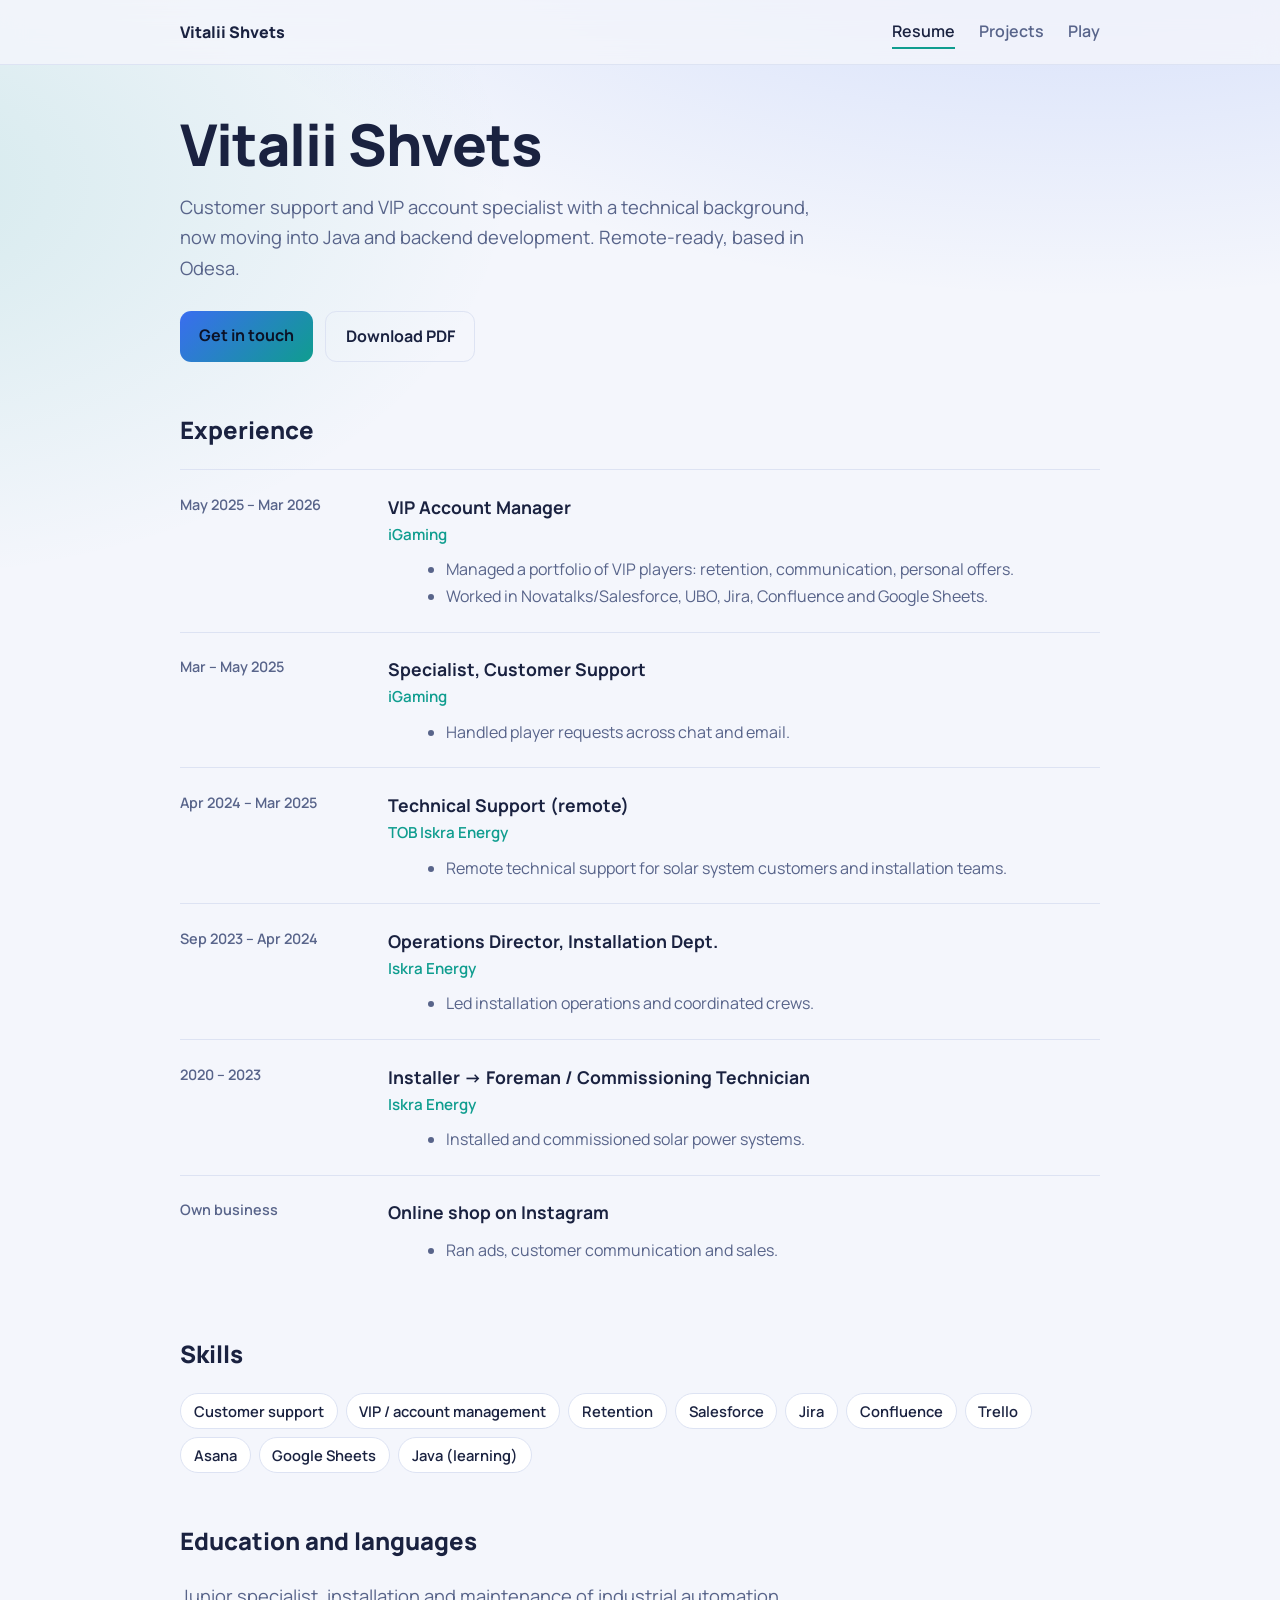
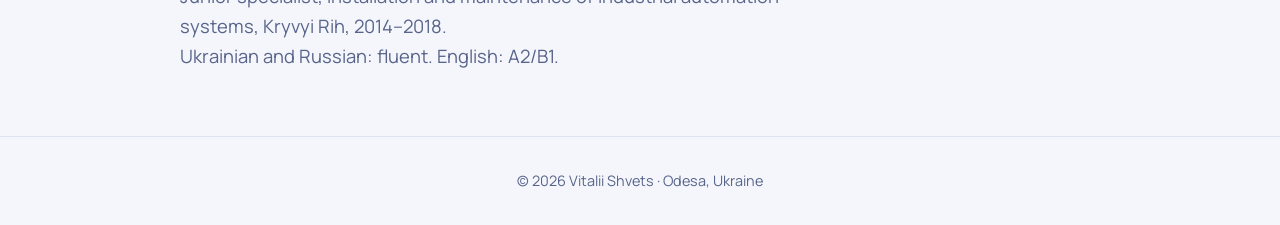
<file: index.html>
<!doctype html><html lang="en"><head><meta charset="utf-8"><meta name="viewport" content="width=device-width,initial-scale=1"><title>Resume · Vitalii Shvets</title><link rel="preconnect" href="https://fonts.googleapis.com"><link href="https://fonts.googleapis.com/css2?family=Manrope:wght@400;600;700;800&display=swap" rel="stylesheet"><link rel="stylesheet" href="style.css"></head><body><header><nav><a class="logo" href="index.html">Vitalii Shvets</a><a href="index.html" aria-current="page">Resume</a><a href="projects.html">Projects</a><a href="game.html">Play</a></nav></header><main><h1>Vitalii Shvets</h1>
<p class="lead">Customer support and VIP account specialist with a technical background, now moving into Java and backend development. Remote-ready, based in Odesa.</p>
<div class="btns"><a class="btn" href="mailto:you@example.com">Get in touch</a><a class="btn ghost" href="resume.pdf">Download PDF</a></div>

<h2>Experience</h2>
<div class="job"><time>May 2025 – Mar 2026</time><div><h3>VIP Account Manager</h3><div class="co">iGaming</div><ul><li>Managed a portfolio of VIP players: retention, communication, personal offers.</li><li>Worked in Novatalks/Salesforce, UBO, Jira, Confluence and Google Sheets.</li></ul></div></div>
<div class="job"><time>Mar – May 2025</time><div><h3>Specialist, Customer Support</h3><div class="co">iGaming</div><ul><li>Handled player requests across chat and email.</li></ul></div></div>
<div class="job"><time>Apr 2024 – Mar 2025</time><div><h3>Technical Support (remote)</h3><div class="co">TOB Iskra Energy</div><ul><li>Remote technical support for solar system customers and installation teams.</li></ul></div></div>
<div class="job"><time>Sep 2023 – Apr 2024</time><div><h3>Operations Director, Installation Dept.</h3><div class="co">Iskra Energy</div><ul><li>Led installation operations and coordinated crews.</li></ul></div></div>
<div class="job"><time>2020 – 2023</time><div><h3>Installer → Foreman / Commissioning Technician</h3><div class="co">Iskra Energy</div><ul><li>Installed and commissioned solar power systems.</li></ul></div></div>
<div class="job"><time>Own business</time><div><h3>Online shop on Instagram</h3><ul><li>Ran ads, customer communication and sales.</li></ul></div></div>

<h2>Skills</h2>
<div class="tags"><span>Customer support</span><span>VIP / account management</span><span>Retention</span><span>Salesforce</span><span>Jira</span><span>Confluence</span><span>Trello</span><span>Asana</span><span>Google Sheets</span><span>Java (learning)</span></div>

<h2>Education and languages</h2>
<p class="lead" style="margin-top:0">Junior specialist, installation and maintenance of industrial automation systems, Kryvyi Rih, 2014–2018.<br>Ukrainian and Russian: fluent. English: A2/B1.</p>
</main><footer>© 2026 Vitalii Shvets · Odesa, Ukraine</footer></body></html>
</file>
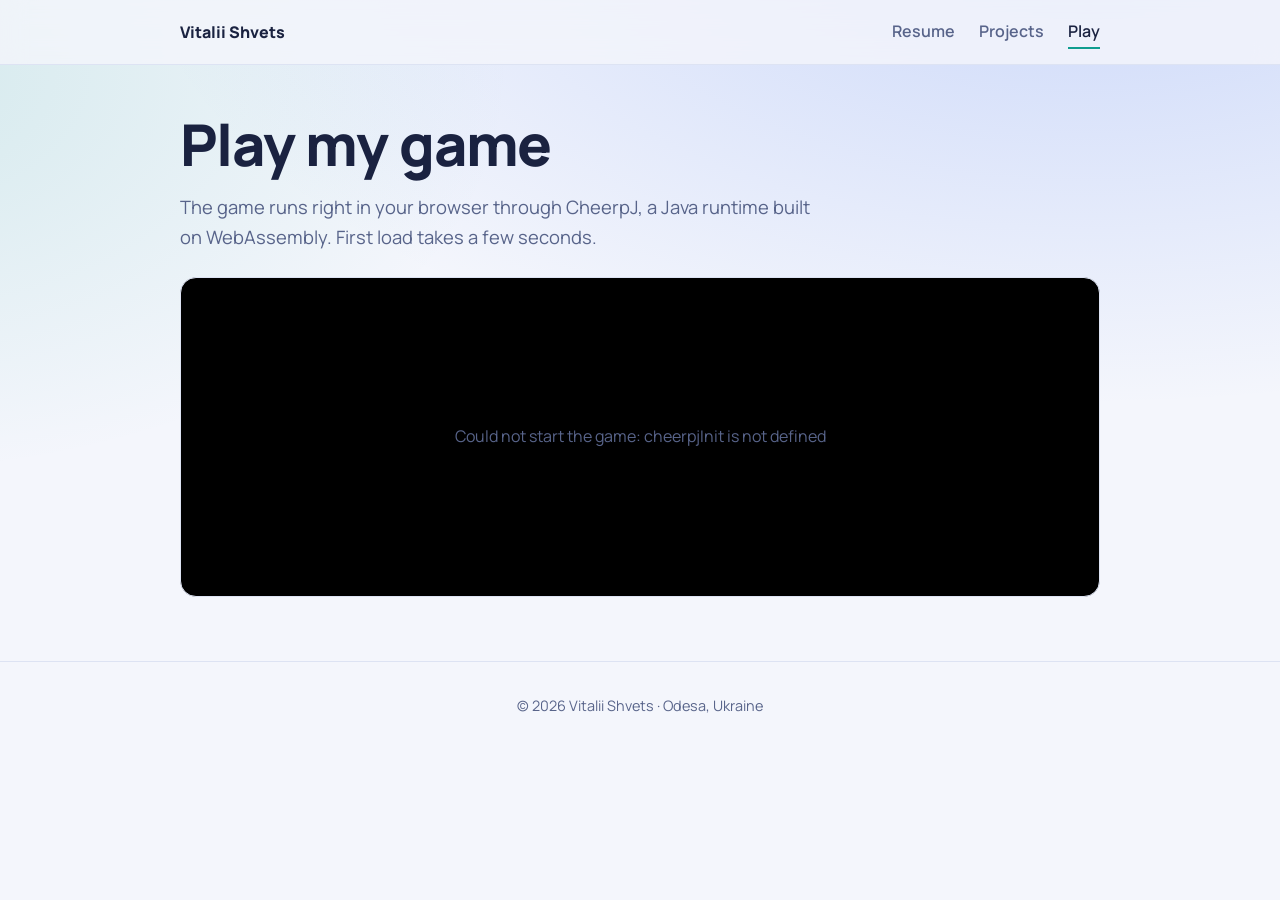
<file: game.html>
<!doctype html><html lang="en"><head><meta charset="utf-8"><meta name="viewport" content="width=device-width,initial-scale=1"><title>Play · Vitalii Shvets</title><link rel="preconnect" href="https://fonts.googleapis.com"><link href="https://fonts.googleapis.com/css2?family=Manrope:wght@400;600;700;800&display=swap" rel="stylesheet"><link rel="stylesheet" href="style.css"></head><body><header><nav><a class="logo" href="index.html">Vitalii Shvets</a><a href="index.html">Resume</a><a href="projects.html">Projects</a><a href="game.html" aria-current="page">Play</a></nav></header><main><h1>Play my game</h1>
<p class="lead">The game runs right in your browser through CheerpJ, a Java runtime built on WebAssembly. First load takes a few seconds.</p>
<div id="stage"><span id="msg">Loading Java runtime…</span></div>
<script src="https://cjrtnc.leaningtech.com/3.0/loader.js"></script>
<script>
(async () => {
  const stage = document.getElementById("stage"), msg = document.getElementById("msg");
  try {
    await cheerpjInit();
    msg.remove();
    cheerpjCreateDisplay(800, 600, stage);
    await cheerpjRunJar("/app/game/game.jar");   // put your file at game/game.jar
  } catch (e) {
    stage.textContent = "Could not start the game: " + e.message;
  }
})();
</script>
</main><footer>© 2026 Vitalii Shvets · Odesa, Ukraine</footer></body></html>
</file>
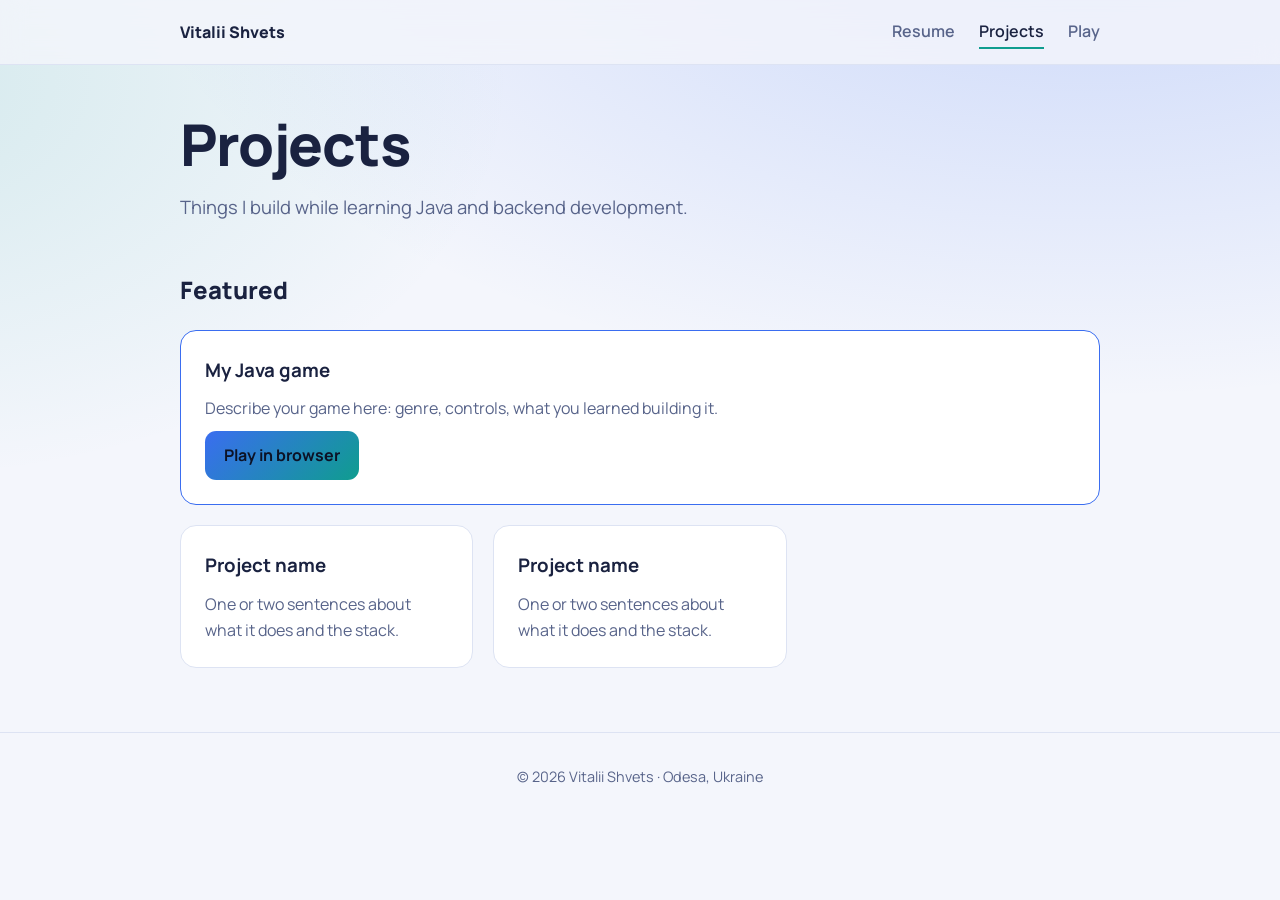
<file: projects.html>
<!doctype html><html lang="en"><head><meta charset="utf-8"><meta name="viewport" content="width=device-width,initial-scale=1"><title>Projects · Vitalii Shvets</title><link rel="preconnect" href="https://fonts.googleapis.com"><link href="https://fonts.googleapis.com/css2?family=Manrope:wght@400;600;700;800&display=swap" rel="stylesheet"><link rel="stylesheet" href="style.css"></head><body><header><nav><a class="logo" href="index.html">Vitalii Shvets</a><a href="index.html">Resume</a><a href="projects.html" aria-current="page">Projects</a><a href="game.html">Play</a></nav></header><main><h1>Projects</h1>
<p class="lead">Things I build while learning Java and backend development.</p>
<h2>Featured</h2>
<div class="grid">
<div class="card feat"><h3>My Java game</h3><p>Describe your game here: genre, controls, what you learned building it.</p><a class="btn" href="game.html">Play in browser</a></div>
<div class="card"><h3>Project name</h3><p>One or two sentences about what it does and the stack.</p></div>
<div class="card"><h3>Project name</h3><p>One or two sentences about what it does and the stack.</p></div>
</div>
</main><footer>© 2026 Vitalii Shvets · Odesa, Ukraine</footer></body></html>
</file>
<file: style.css>
:root{--bg:#141a2e;--surface:#1d2540;--line:#2c3658;--text:#e9edf9;--muted:#9aa6c7;--a:#6ea8ff;--b:#5eead4}
@media (prefers-color-scheme:light){:root{--bg:#f4f6fc;--surface:#fff;--line:#dde3f3;--text:#1a2240;--muted:#58648a;--a:#3a6df0;--b:#0f9d8f}}
*{box-sizing:border-box;margin:0}
html{scroll-behavior:smooth}
body{font-family:'Manrope',system-ui,sans-serif;background:var(--bg);color:var(--text);line-height:1.65;
background-image:radial-gradient(60rem 30rem at 85% -10%,color-mix(in srgb,var(--a) 22%,transparent),transparent),radial-gradient(40rem 25rem at -10% 10%,color-mix(in srgb,var(--b) 14%,transparent),transparent);background-repeat:no-repeat}
a{color:var(--a)}
:focus-visible{outline:2px solid var(--b);outline-offset:3px}
header{position:sticky;top:0;z-index:5;backdrop-filter:blur(12px);background:color-mix(in srgb,var(--bg) 80%,transparent);border-bottom:1px solid var(--line)}
nav{max-width:60rem;margin:auto;padding:.9rem 1.25rem;display:flex;gap:1.5rem;align-items:center;flex-wrap:wrap}
nav .logo{font-weight:800;margin-right:auto;color:var(--text);text-decoration:none}
nav a:not(.logo){color:var(--muted);text-decoration:none;font-weight:600;padding:.2rem 0;border-bottom:2px solid transparent}
nav a[aria-current=page],nav a:not(.logo):hover{color:var(--text);border-color:var(--b)}
main{max-width:60rem;margin:auto;padding:3rem 1.25rem 4rem}
h1{font-size:clamp(2.2rem,6vw,3.6rem);line-height:1.1;font-weight:800;letter-spacing:-.02em}
h2{font-size:1.5rem;margin:3rem 0 1.25rem;font-weight:800}
.lead{color:var(--muted);font-size:1.15rem;max-width:40rem;margin-top:1rem}
.btns{display:flex;gap:.75rem;margin-top:1.75rem;flex-wrap:wrap}
.btn{display:inline-block;padding:.7rem 1.2rem;border-radius:.7rem;font-weight:700;text-decoration:none;background:linear-gradient(135deg,var(--a),var(--b));color:#0c1226}
.btn.ghost{background:none;color:var(--text);border:1px solid var(--line)}
.job{display:grid;grid-template-columns:11rem 1fr;gap:.5rem 2rem;padding:1.4rem 0;border-top:1px solid var(--line)}
.job time{color:var(--muted);font-size:.9rem;font-weight:600}
.job h3{font-size:1.1rem}.job .co{color:var(--b);font-weight:600;font-size:.95rem}
.job ul{margin:.6rem 0 0 1.1rem;color:var(--muted)}
.tags{display:flex;flex-wrap:wrap;gap:.5rem}
.tags span{padding:.3rem .8rem;border:1px solid var(--line);border-radius:2rem;background:var(--surface);font-size:.92rem;font-weight:600}
.grid{display:grid;grid-template-columns:repeat(auto-fit,minmax(16rem,1fr));gap:1.25rem}
.card{background:var(--surface);border:1px solid var(--line);border-radius:1rem;padding:1.5rem;display:flex;flex-direction:column;gap:.6rem}
.card.feat{grid-column:1/-1;border-color:var(--a)}
.card p{color:var(--muted)}.card .btn{align-self:flex-start;margin-top:auto}
#stage{background:#000;border:1px solid var(--line);border-radius:1rem;min-height:20rem;display:grid;place-items:center;overflow:auto;margin-top:1.5rem;color:var(--muted);padding:.5rem}
footer{text-align:center;color:var(--muted);padding:2rem 1rem;border-top:1px solid var(--line);font-size:.9rem}
@media(max-width:40rem){.job{grid-template-columns:1fr}}
</file>
